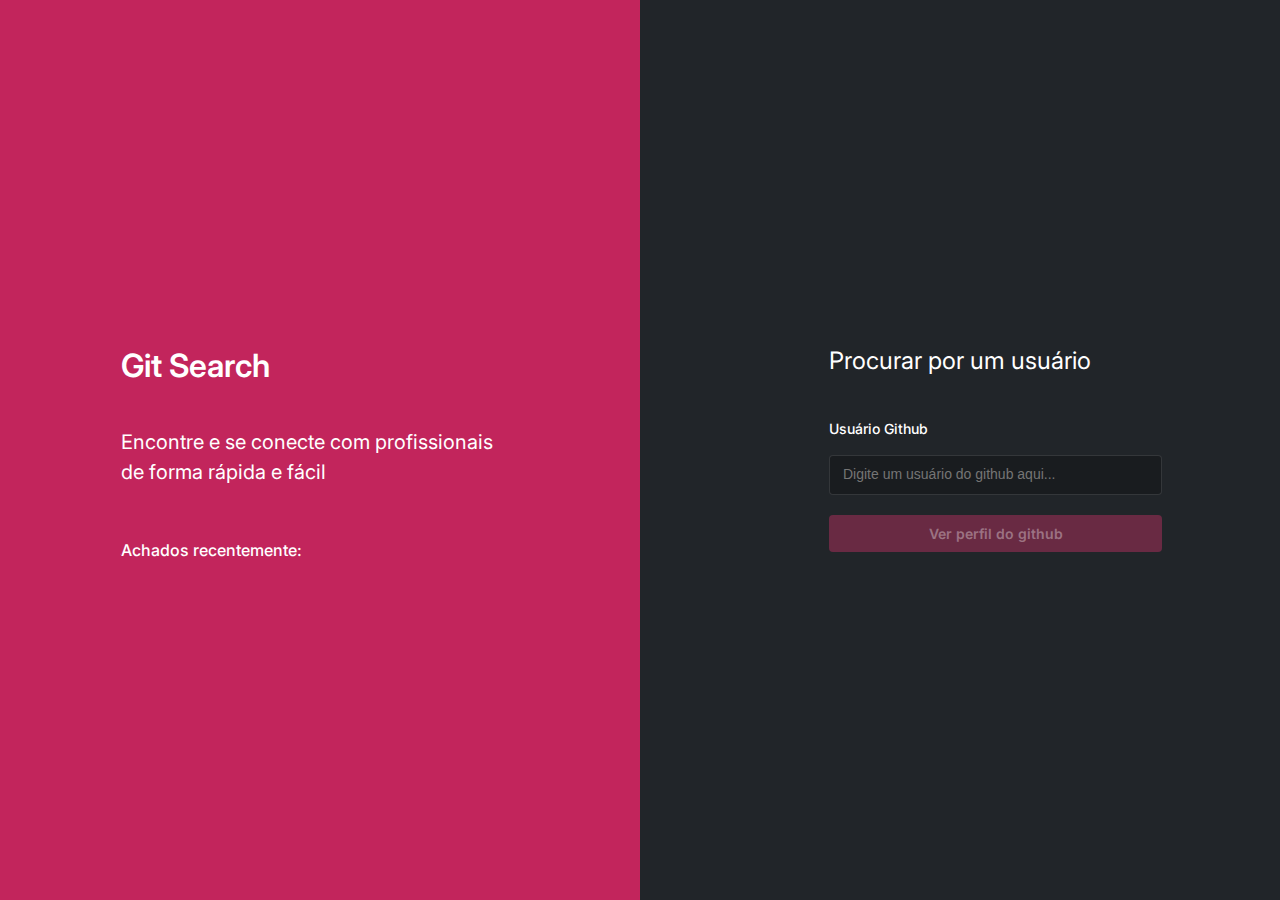
<file: index.html>
<!DOCTYPE html>
<html lang="pt-br">
  <head>
    <meta charset="UTF-8" />
    <meta http-equiv="X-UA-Compatible" content="IE=edge" />
    <meta name="viewport" content="width=device-width, initial-scale=1.0" />
    <link rel="stylesheet" href="./styles/reset.css" />
    <link rel="stylesheet" href="./styles/globalStyles.css" />
    <link rel="stylesheet" href="./styles/displays.css" />
    <link rel="stylesheet" href="./styles/buttons.css" />
    <link rel="stylesheet" href="./styles/texts.css" />
    <link rel="stylesheet" href="./styles/inputs.css" />
    <link rel="stylesheet" href="./pages/home/index.css" />
    <title>Git Search</title>
  </head>
  <body>
    <main class="flex">
      <section class="title flex flex-col justify-center">
        <h1 class="home-title-1">Git Search</h1>
        <p class="home-text">Encontre e se conecte com profissionais de forma rápida e fácil</p>
        <div class="recent flex items-center">
          <p class="home-profiles">Achados recentemente:</p>
          <ul id="recent-users" class="flex items-center">
          </ul>
        </div>
      </section>
      <section class="login flex flex-col justify-center">
        <h2 class="profile-title">Procurar por um usuário</h2>
        <label class="input-label" for="input-user">Usuário Github</label>
        <input class="user-input" type="text" name="input-user" id="input-user" placeholder="Digite um usuário do github aqui...">
        <button id="btn-find" class="btn btn-big-1 btn-profile"> <span class="btn-text">Ver perfil do github</span></button>
      </section>
    </main>

    <script src="./pages/home/index.js"></script>
    <script src="./scripts/events.js"></script>
  </body>
</html>
</file>
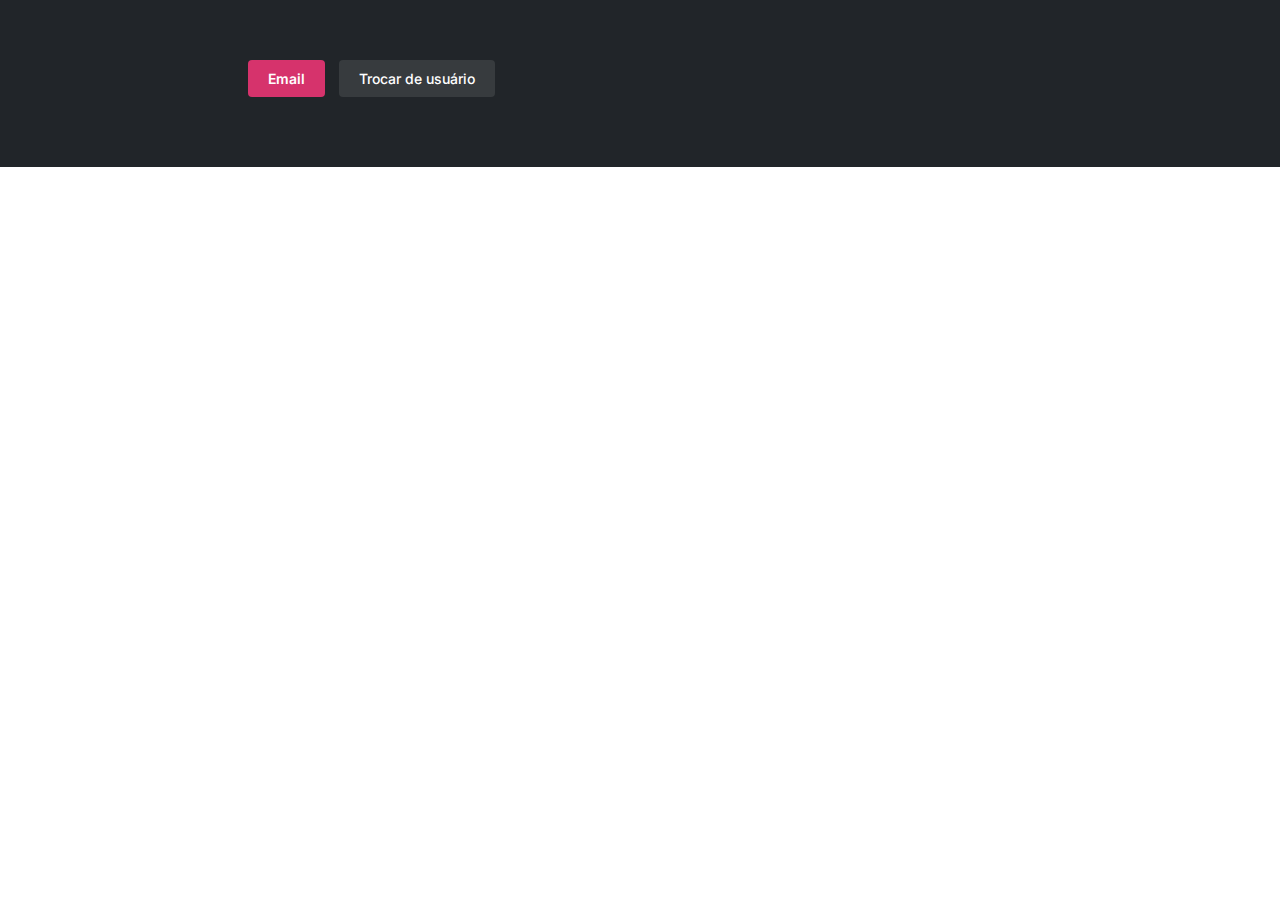
<file: pages/profile/index.html>
<!DOCTYPE html>
<html lang="pt-br">
  <head>
    <meta charset="UTF-8" />
    <meta http-equiv="X-UA-Compatible" content="IE=edge" />
    <meta name="viewport" content="width=device-width, initial-scale=1.0" />
    <link rel="stylesheet" href="/styles/reset.css" />
    <link rel="stylesheet" href="/styles/globalStyles.css" />
    <link rel="stylesheet" href="/styles/displays.css" />
    <link rel="stylesheet" href="/styles/buttons.css" />
    <link rel="stylesheet" href="/styles/texts.css" />
    <link rel="stylesheet" href="/styles/cards.css" />
    <link rel="stylesheet" href="index.css" />
    <title>Nome do usuário Github</title>
  </head>
  <body>
    <main>
      <div class="container">
        <header id="user-header" class="flex justify-between">
          <div class="user-buttons flex justify-between items-center">
            <button class="btn btn-big-1">Email</button>
            <button id="switch-button" class="btn btn-big-2">Trocar de usuário</button>
          </div>
        </header>

        <ul class="flex wrap all-cards">
        </ul>
      </div>
    </main>
    <script src="../../scripts/profileHeader.js"></script>
    <script src="../../scripts/profileRepos.js"></script>
    <script src="../../scripts/events.js"></script>
    <script src="index.js"></script>
  </body>
</html>
</file>
<file: styles/globalStyles.css>
@import url('https://fonts.googleapis.com/css2?family=Inter:wght@400;500;600;700&display=swap');

:root{
    --color-brand-1: #C2255C;
    --color-brand-2: #D6336C;
    --color-grey-1:  #191C1F;
    --color-grey-2:  #212529;
    --color-grey-3:  #33363A;
    --color-grey-4:  #373B3E;
    --color-grey-6:  #A6A8A9;
    --color-grey-7:  #FFFFFF;
    --color-alert:   #C22554;
    --color-transparency-1: rgba(255, 255, 255, 0.6);
    --color-transparency-2: rgba(255, 255, 255, 0.5);
    --color-transparency-3: rgba(255, 255, 255, 0.35);
    --color-transparency-4: rgba(255, 255, 255, 0.12);
    --color-transparency-5: rgba(255, 255, 255, 0.1);


    --font-family: 'Inter', sans-serif;

    --font-text-1: 1.25rem;
    --font-text-2: 1rem;
    --font-text-3: 0.875rem;
    --font-title-1: 2rem;
    --font-title-2: 1.5rem;
    --line-height-1: 150%;
    
    --font-weight-regular: 400;
    --font-weight-medium: 500;
    --font-weight-semibold: 600;
    --font-weight-bold: 700;
    
    --input-width: 316px;
    --input-border: 1px solid;
    --card-border: 2px solid;
    --input-radius: 4px;
    
    --button-radius: 8px;
    --button-small-padding: 0px 8px;
    --button-big-padding: 10px 20px;
    --button-small-line-height: 1.063rem;
    --button-profile-padding: 10px 93px;

    --main-width: 100wv;
    --main-home-height: 100vh;
    --main-profile-height: 100wh;
    --card-width: 381px;
    --card-height: 243px;

    --home-padding-left: 121px;
    --login-margin-left: 189px;
    --card-padding-left: 27px;

}

body {
  font-family: var(--font-family);
  color: var(--color-grey-7);
}
</file>
<file: styles/displays.css>
.flex {
    display: flex;
}
  
.items-center {
  align-items: center;
}

.items-start {
  align-items: flex-start;
}

.items-end {
  align-items: flex-end;
}

.justify-center {
  justify-content: center;
}

.justify-between {
  justify-content: space-between;
}

.justify-around {
  justify-content: space-around;
}

.justify-end {
  justify-content: flex-end;
}

.justify-start {
  justify-content: flex-start;
}

.flex-col {
  flex-direction: column;
}

.wrap {
  flex-wrap: wrap;
}
</file>
<file: styles/buttons.css>
.btn {
    font-family: var(--font-family);
    font-size: var(--font-text-3);
    color: var(--color-grey-7);
    cursor: pointer;
    font-weight: var(--font-weight-medium);
    border-radius: var(--input-radius);
    text-decoration: none;
}

.btn-small {
    border: var(--input-border);
    padding: var(--button-small-padding);
    background-color: var(--color-grey-1);
    padding: 5px 8px;
}

.btn-small:hover {
    border: hidden;
    background-color: var(--color-brand-2);
}

.btn-big-1 {
    border: none;
    padding: var(--button-big-padding);
    font-weight: var(--font-weight-semibold);
    background-color: var(--color-brand-2);
}

.btn-big-1:hover {
    background-color: var(--color-brand-1);
}

.btn-big-2 {
    border: none;
    padding: var(--button-big-padding);
    background-color: var(--color-grey-4);
}

.btn-big-2:hover {
    background-color: var(--color-grey-3);
}

.btn-profile {
    padding: var(--button-profile-padding);
    margin-top: 20px;
    margin-left: var(--login-margin-left);
    max-width: 333px;
    position: relative;
}

.btn-profile:disabled {
    background-color: rgba(214, 51, 108, 0.4);
    color: var(--color-transparency-3);
}

.recent-users{
    position: relative;
}

.btn-access {
    visibility: hidden;
    padding: 4px 8px;
    background-color: var(--color-grey-7);
    box-shadow: 0px 4px 30px rgba(0, 0, 0, 0.25);
    border-radius: var(--input-radius);
    font-size: 0.75rem;
    font-weight: var(--font-weight-medium);
    line-height: var(--line-height-1);
    color: var(--color-grey-2);
    text-align: center;
    width: 110px;
    position: absolute;
    top: 35px;
    right: -45px;
    z-index: 1;
}

.btn-profile-img:hover .btn-access {
    visibility: visible;
}

.btn-profile-img {
    width: 44px;
    height: 44px;
    border-radius: 100%;
    background-color: black;
    background-position: center;
    background-size: contain;
    margin-right: 11px;
    cursor: pointer;
}

.btn-loading .btn-text {
    visibility: hidden;
    opacity: 0;
  }
  
  .btn-loading::after {
    content: "";
    position: absolute;
    width: 16px;
    height: 16px;
    top: 0;
    left: 0;
    right: 0;
    bottom: 0;
    margin: auto;
    border: 4px solid transparent;
    border-top-color: #ffffff;
    border-radius: 50%;
    animation: button-loading-spinner 1s ease infinite;
  }
  
  @keyframes button-loading-spinner {
    from {
      transform: rotate(0turn);
    }
  
    to {
      transform: rotate(1turn);
    }
  }
</file>
<file: styles/texts.css>
.home-title-1 {
    font-size: var(--font-title-1);
    color: var(--color-grey-7);
    font-weight: var(--font-weight-semibold);
    line-height: var(--line-height-1);
    padding-left: var(--home-padding-left);
}

.home-text {
    font-size: var(--font-text-1);
    font-weight: var(--font-weight-regular);
    line-height: var(--line-height-1);
    padding-left: var(--home-padding-left);
    padding-right: 122px;
    padding-top: 37px;
}

.home-profiles {
    font-size: var(--font-text-2);
    font-weight: var(--font-weight-medium);
    padding-left: var(--home-padding-left);
    padding-top: 10px;
    margin-right: 19px;
}

.profile-title {
    font-size: var(--font-title-2);
    margin-left: var(--login-margin-left);
}


.input-label {
    font-family: var(--font-family);
    font-size: var(--font-text-3);
    color: var(--color-grey-7);
    font-weight: var(--font-weight-medium);
    line-height: var(--line-height-1);
    margin-top: 45px;
    margin-bottom: 16px;
    margin-left: var(--login-margin-left);
}

.user-name {
    font-size: var(--font-title-2);
    font-weight: var(--font-weight-bold);
}

.user-job {
    font-size: var(--font-text-2);
    font-weight: var(--font-weight-medium);
    color: var(--color-transparency-2);
}

.all-cards {
    gap: 14px;
}

.card-title {
    font-size: var(--font-text-1);
    font-weight: var(--font-weight-medium);
    margin-top: 40px;
    padding-left: var(--card-padding-left);
}

.card-info {
    font-size: var(--font-text-3);
    font-weight: var(--font-weight-regular);
    color: var(--color-transparency-1);
    padding-left: var(--card-padding-left);
    padding-right: var(--card-padding-left);
}

.card-buttons {
    padding-left: var(--card-padding-left);
    gap: 14px;
    padding-bottom: 40px;
}

.alert {
    font-size: var(--font-text-3);
    font-weight: var(--font-weight-regular);
    color: var(--color-alert);
}

.not-found {
    font-size: var(--font-text-3);
    color: var(--color-alert);
    margin-left: var(--login-margin-left);
    margin-top: 16px;
}
</file>
<file: styles/inputs.css>
.user-input {
    background-color: var(--color-grey-1);
    border: var(--input-border) var(--color-transparency-4);
    border-radius: var(--input-radius);
    width: var(--input-width);
    line-height: var(--line-height-1);
    font-size: var(--font-text-3);
    color: var(--color-transparency-2);
    margin-left: var(--login-margin-left);
    padding-left: 13px;
    padding-top: 8px;
    padding-bottom: 9px;
    outline: none;
}

.user-input:focus {
    border-color: var(--color-grey-7);
}
</file>
<file: pages/home/index.css>
main {
    width: var(--main-width);
    height: var(--main-home-height);
    margin: 0 auto;
}

.title {
    width: 50%;
    min-height: 100%;
    background-color: var(--color-brand-1);
}

.login {
    height: 100%;
    width: 50%;
    background-color: var(--color-grey-2);
}

.recent {
    margin-top: 45px;
}
</file>
<file: styles/cards.css>
.card {
    border: var(--card-border) var(--color-transparency-5);
    border-radius: var(--button-radius);
    width: var(--card-width);
    height: var(--card-height);
}

.card:hover {
    background-color: var(--color-grey-1);
    border-color: var(--color-grey-7);
}
</file>
<file: pages/profile/index.css>
main {
    width: var(--main-width);
    height: var(--main-profile-height);
    margin: 0 auto;
    background-color: var(--color-grey-2);
    padding-top: 60px;
}

.container {
    width: 784px;
    margin: 0 auto;
}

.user-buttons {
    gap: 14px;
}

.user-pic {
    width: 80px;
    height: 80px;
    background-color: var(--color-grey-3);
    border-radius: 100%;
    margin-right: 20px;
    border: var(--card-border) var(--color-brand-2);
}

header {
    margin-bottom: 70px;
}
</file>
